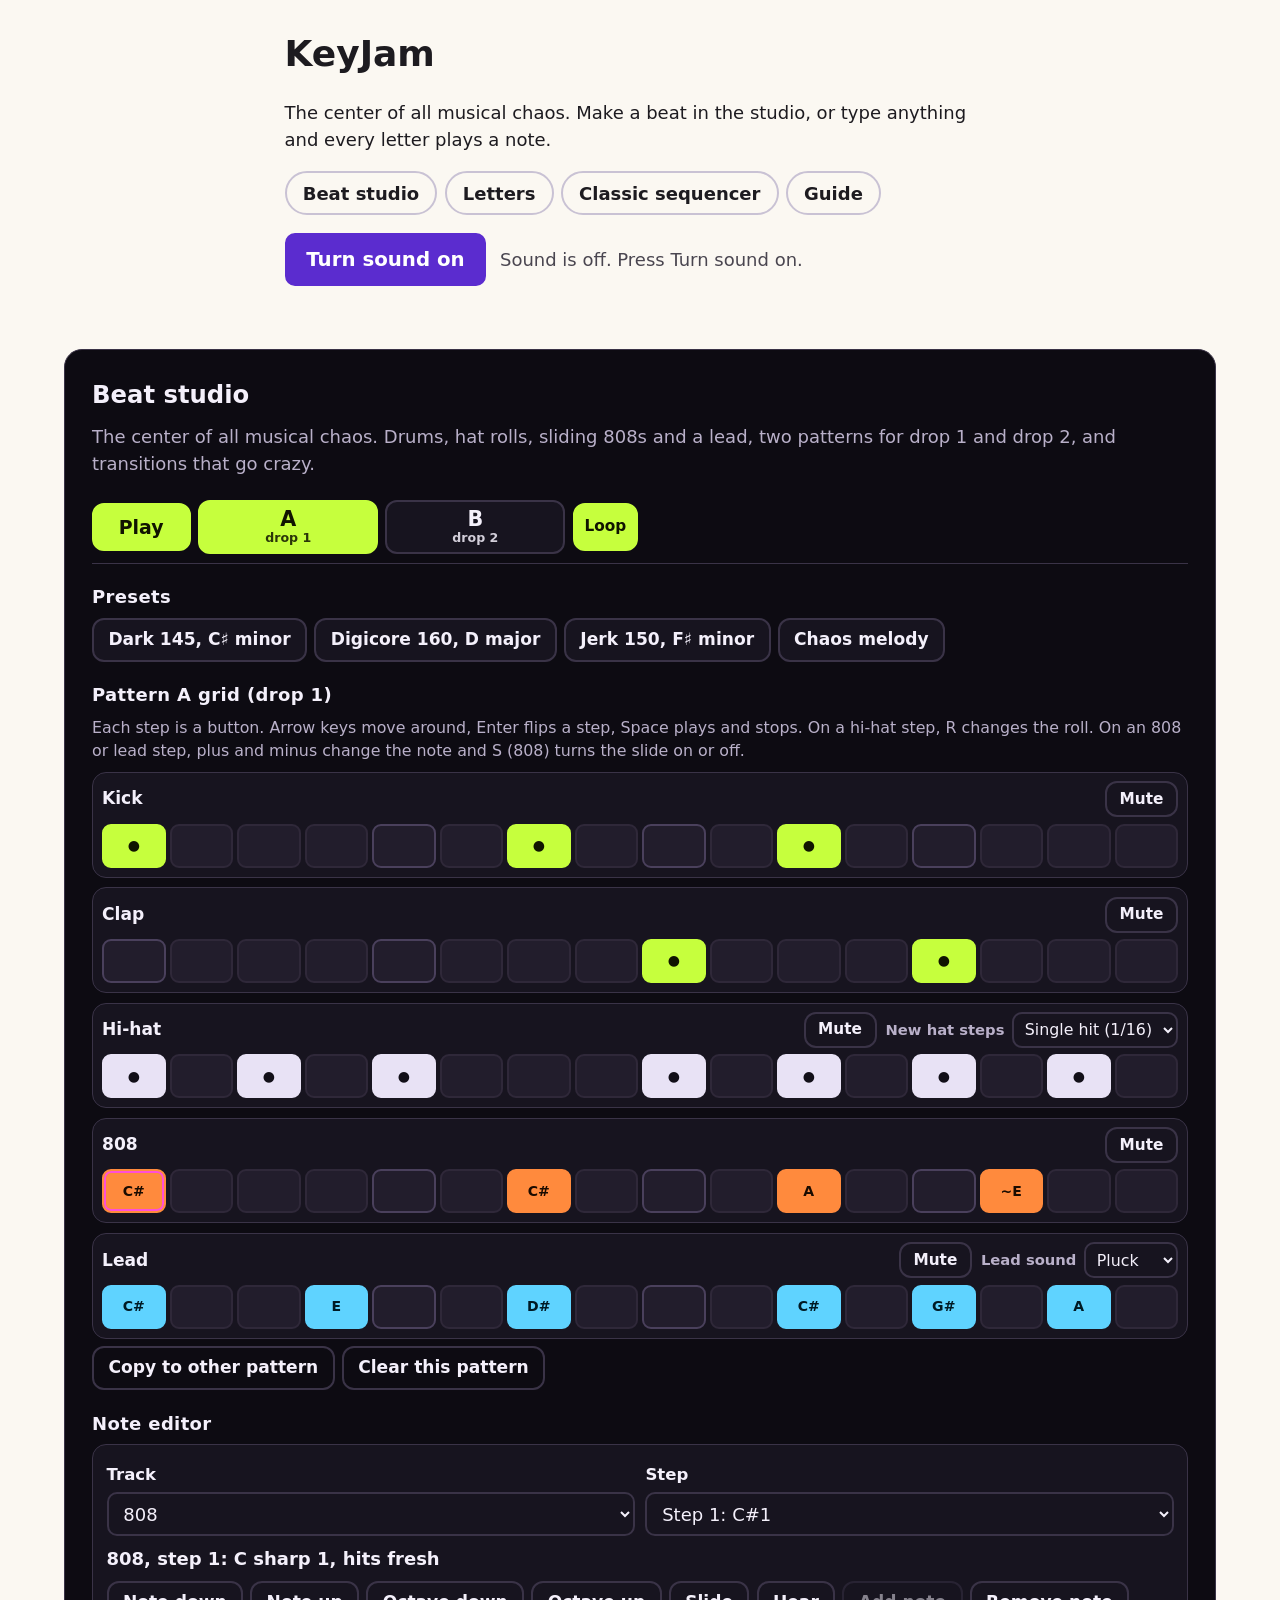
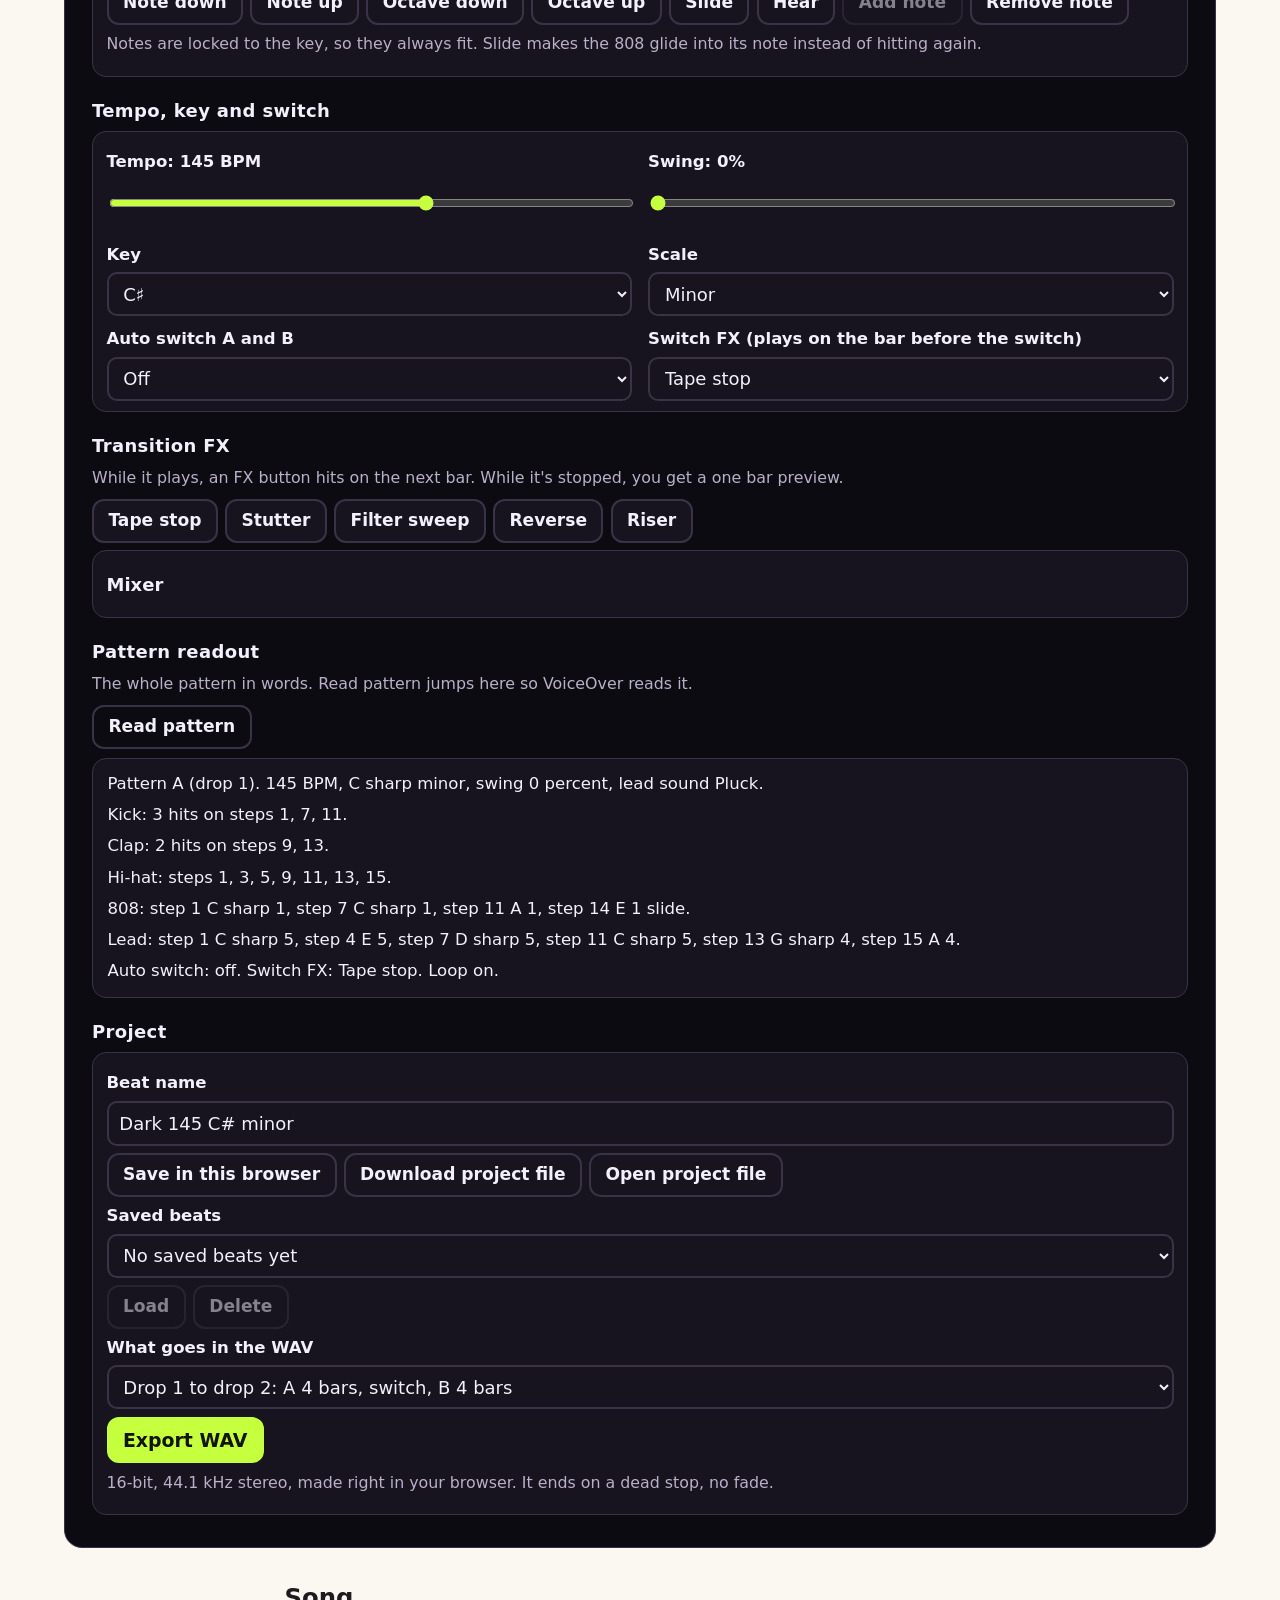
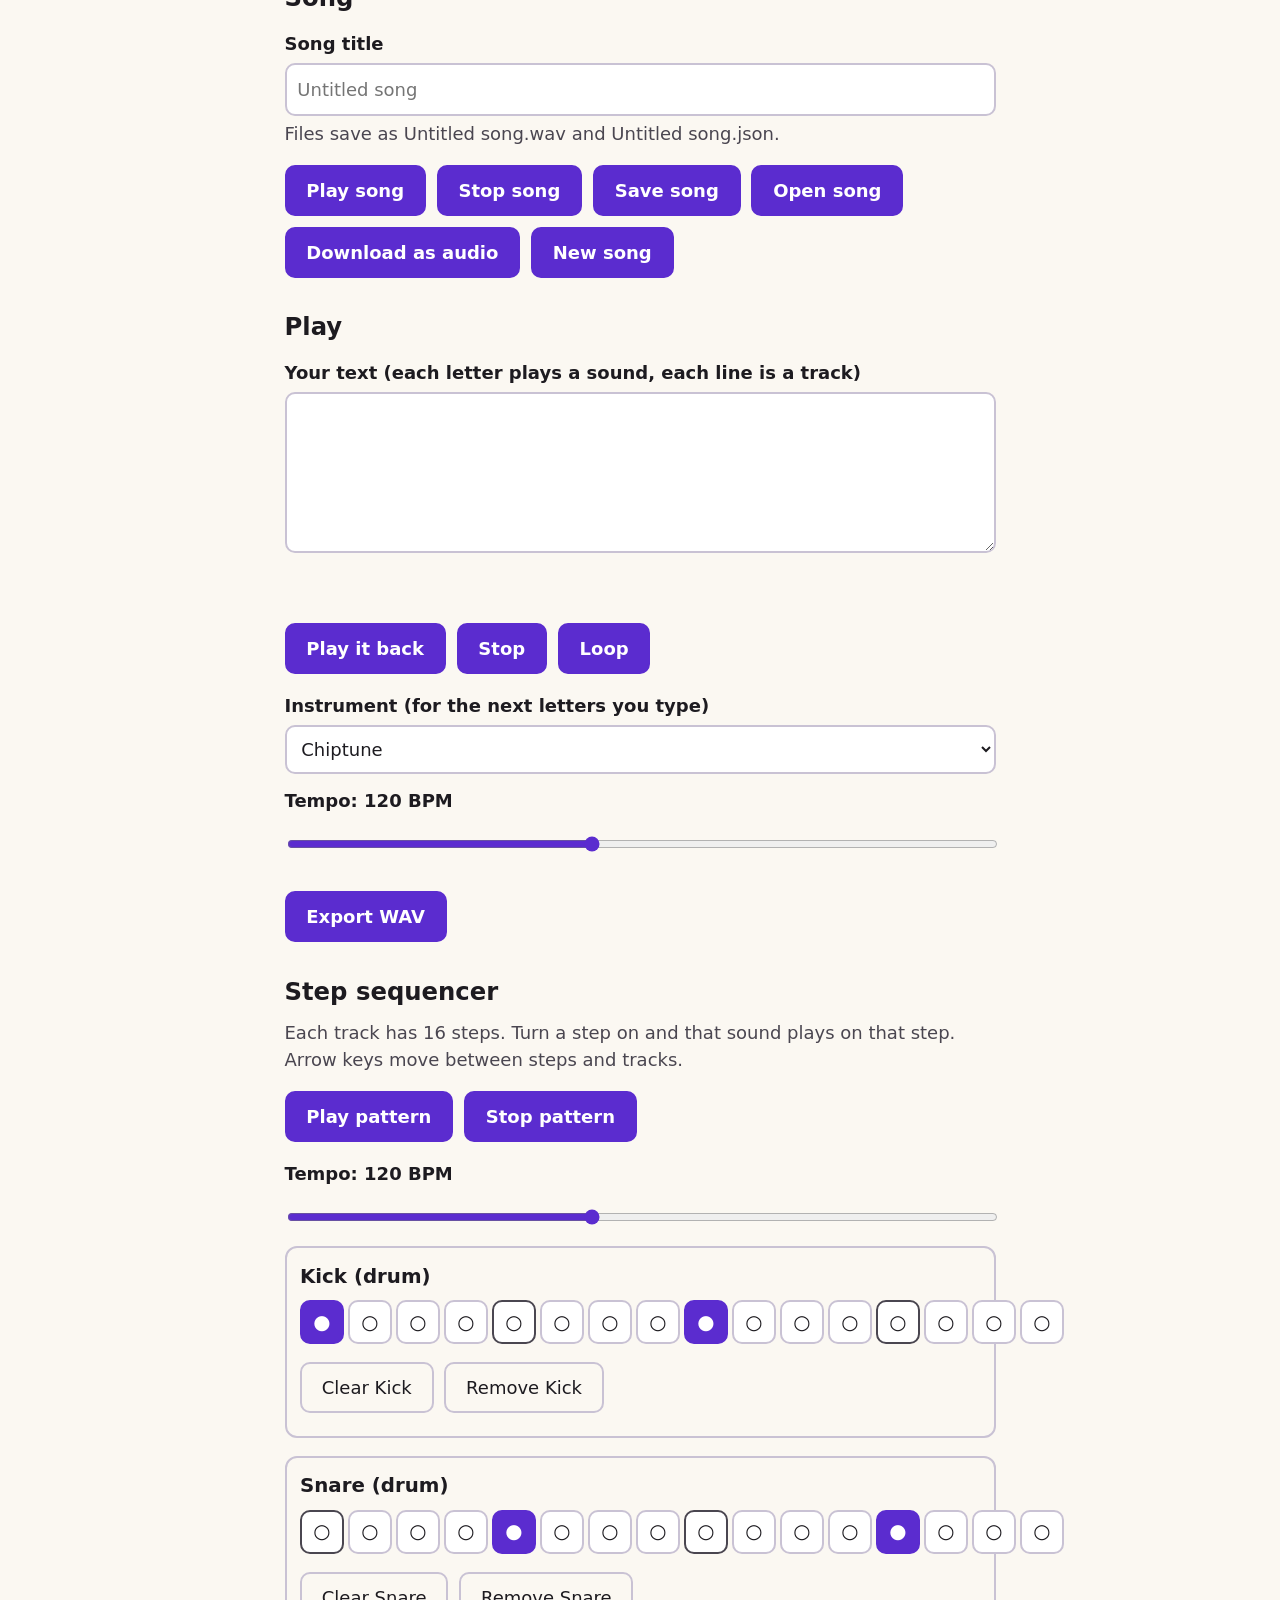
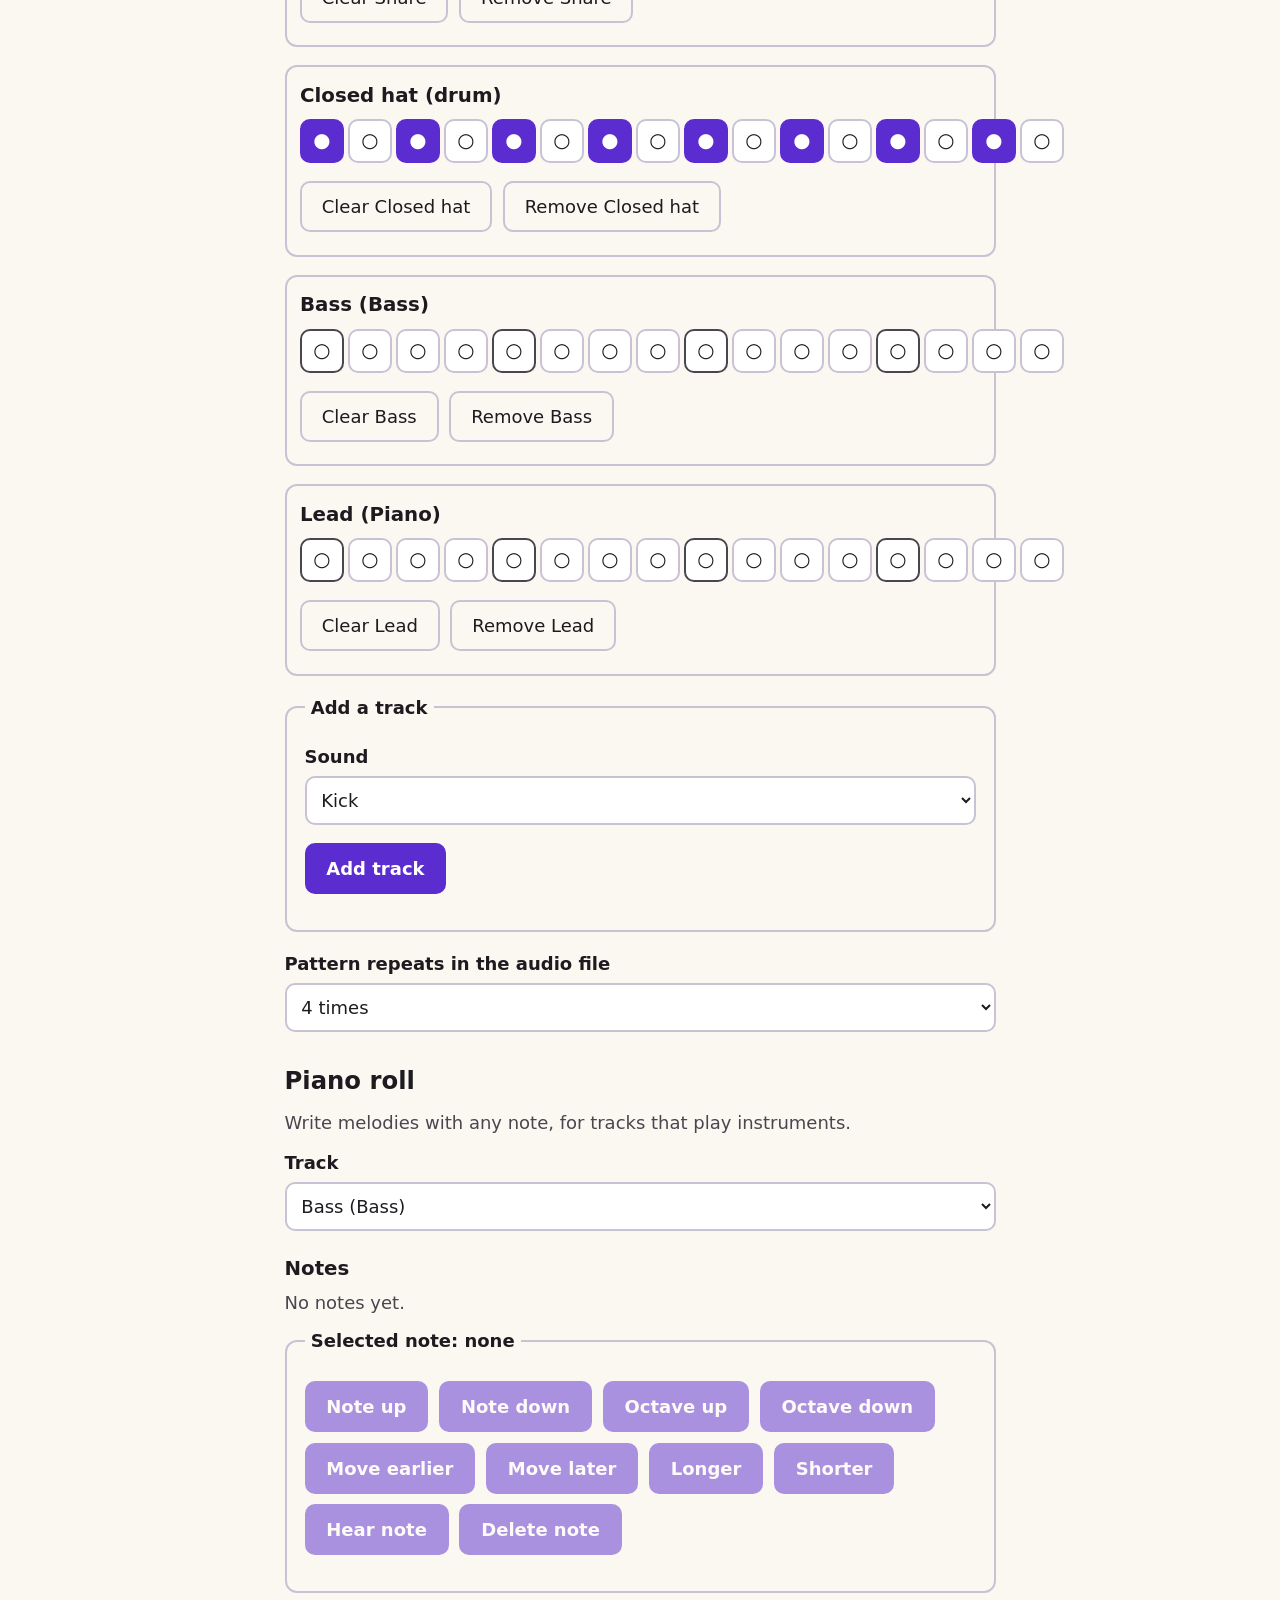
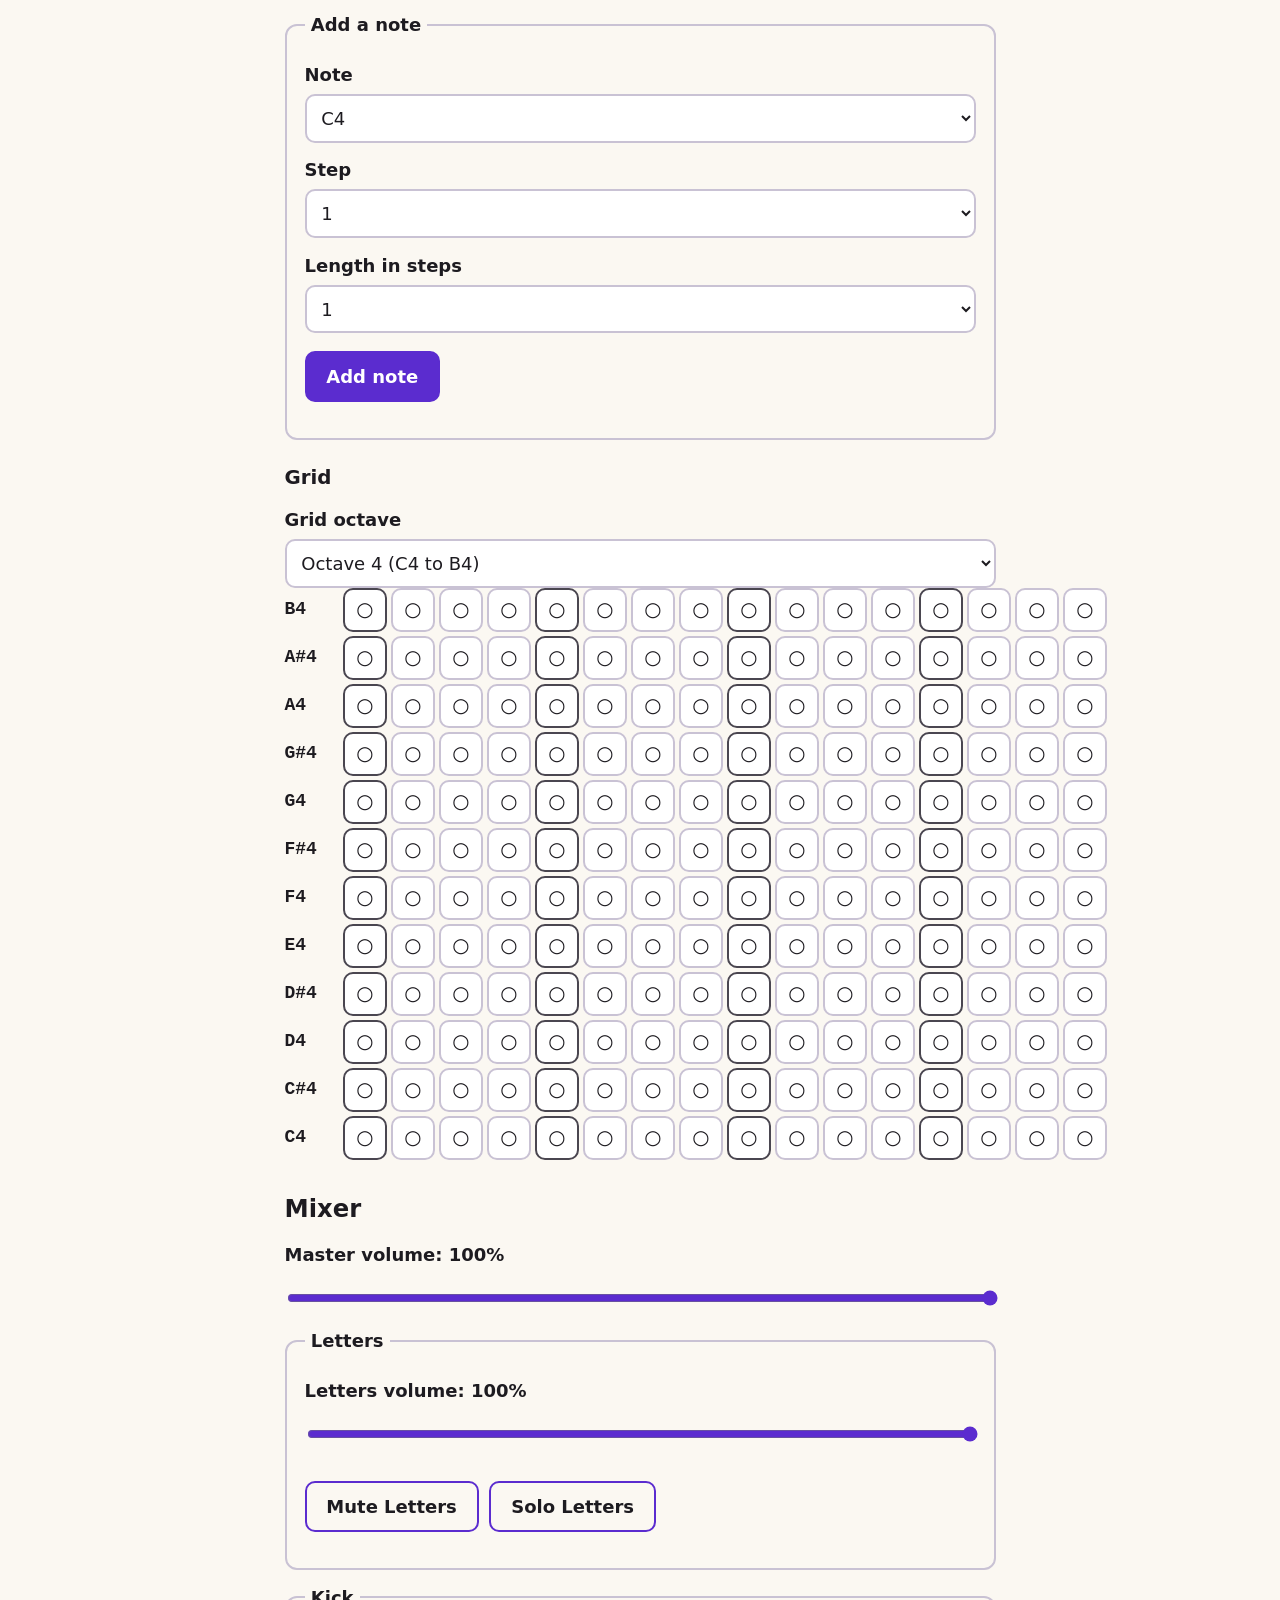
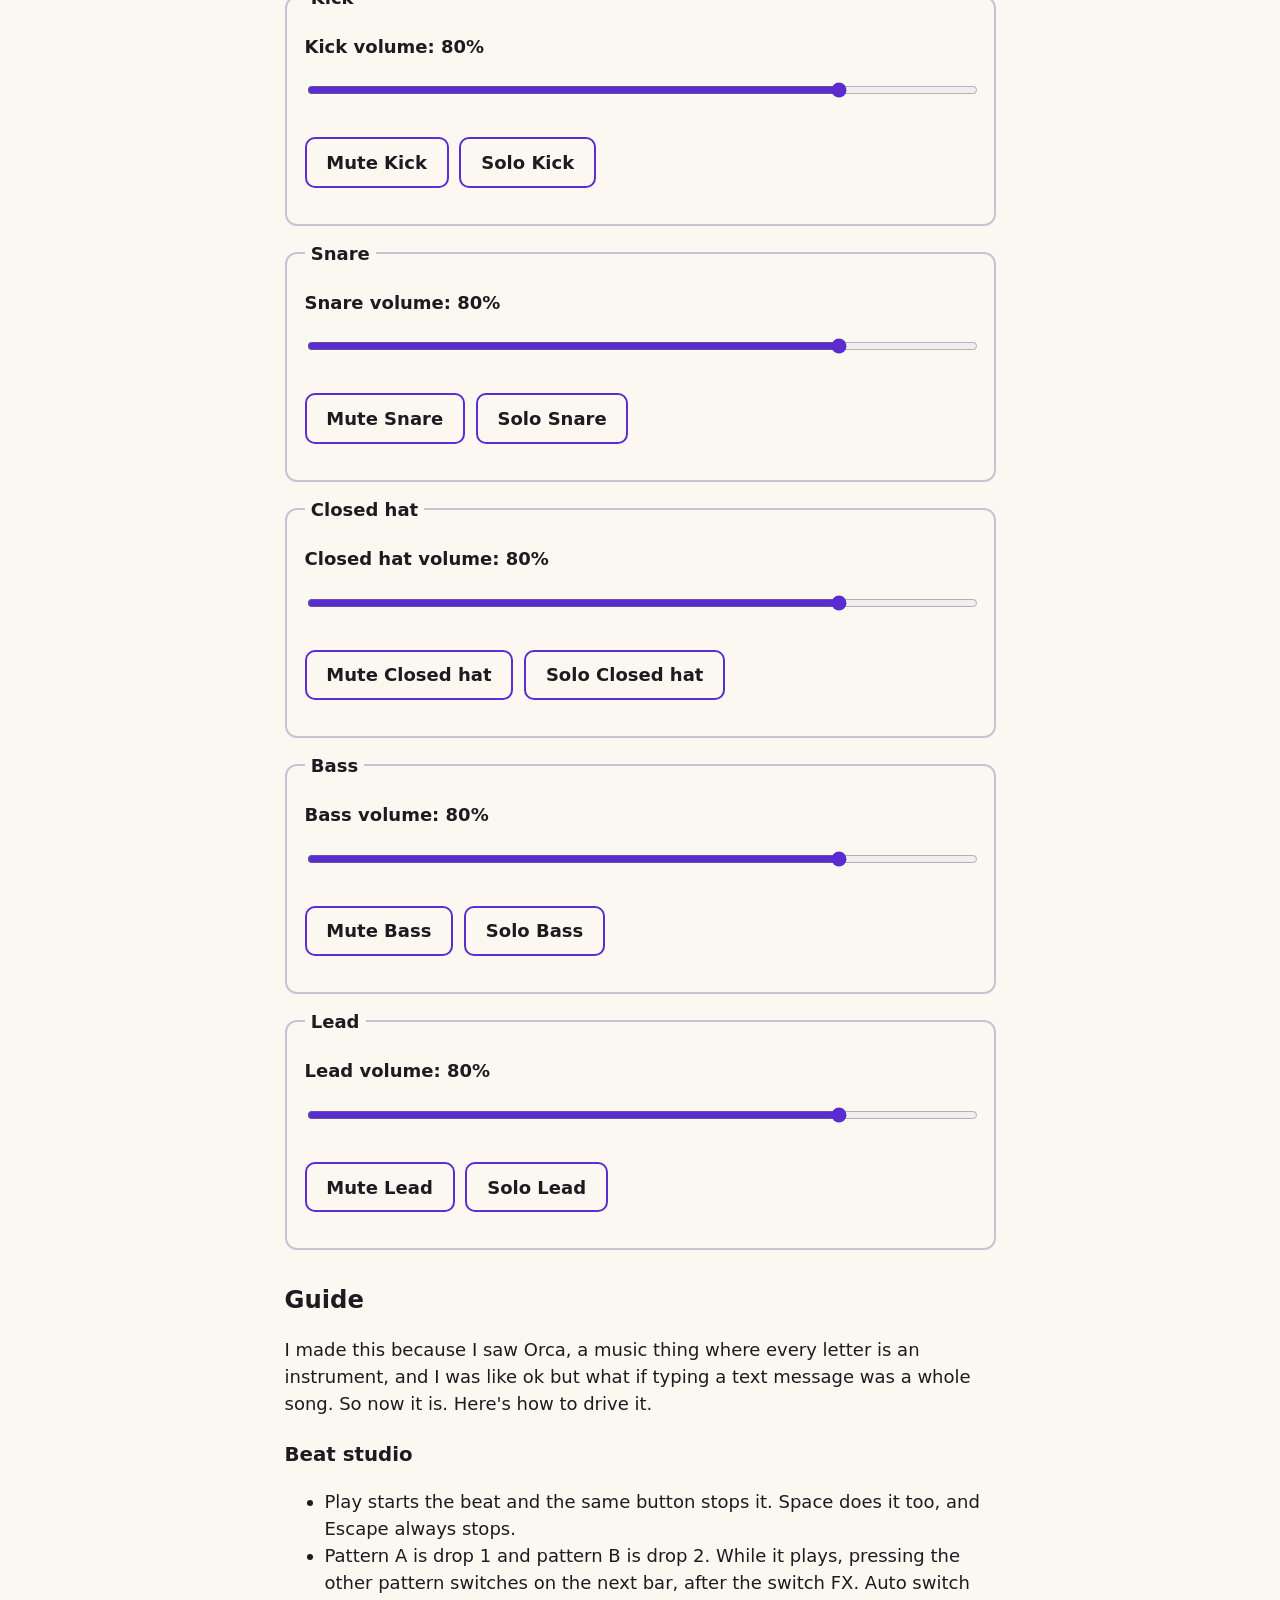
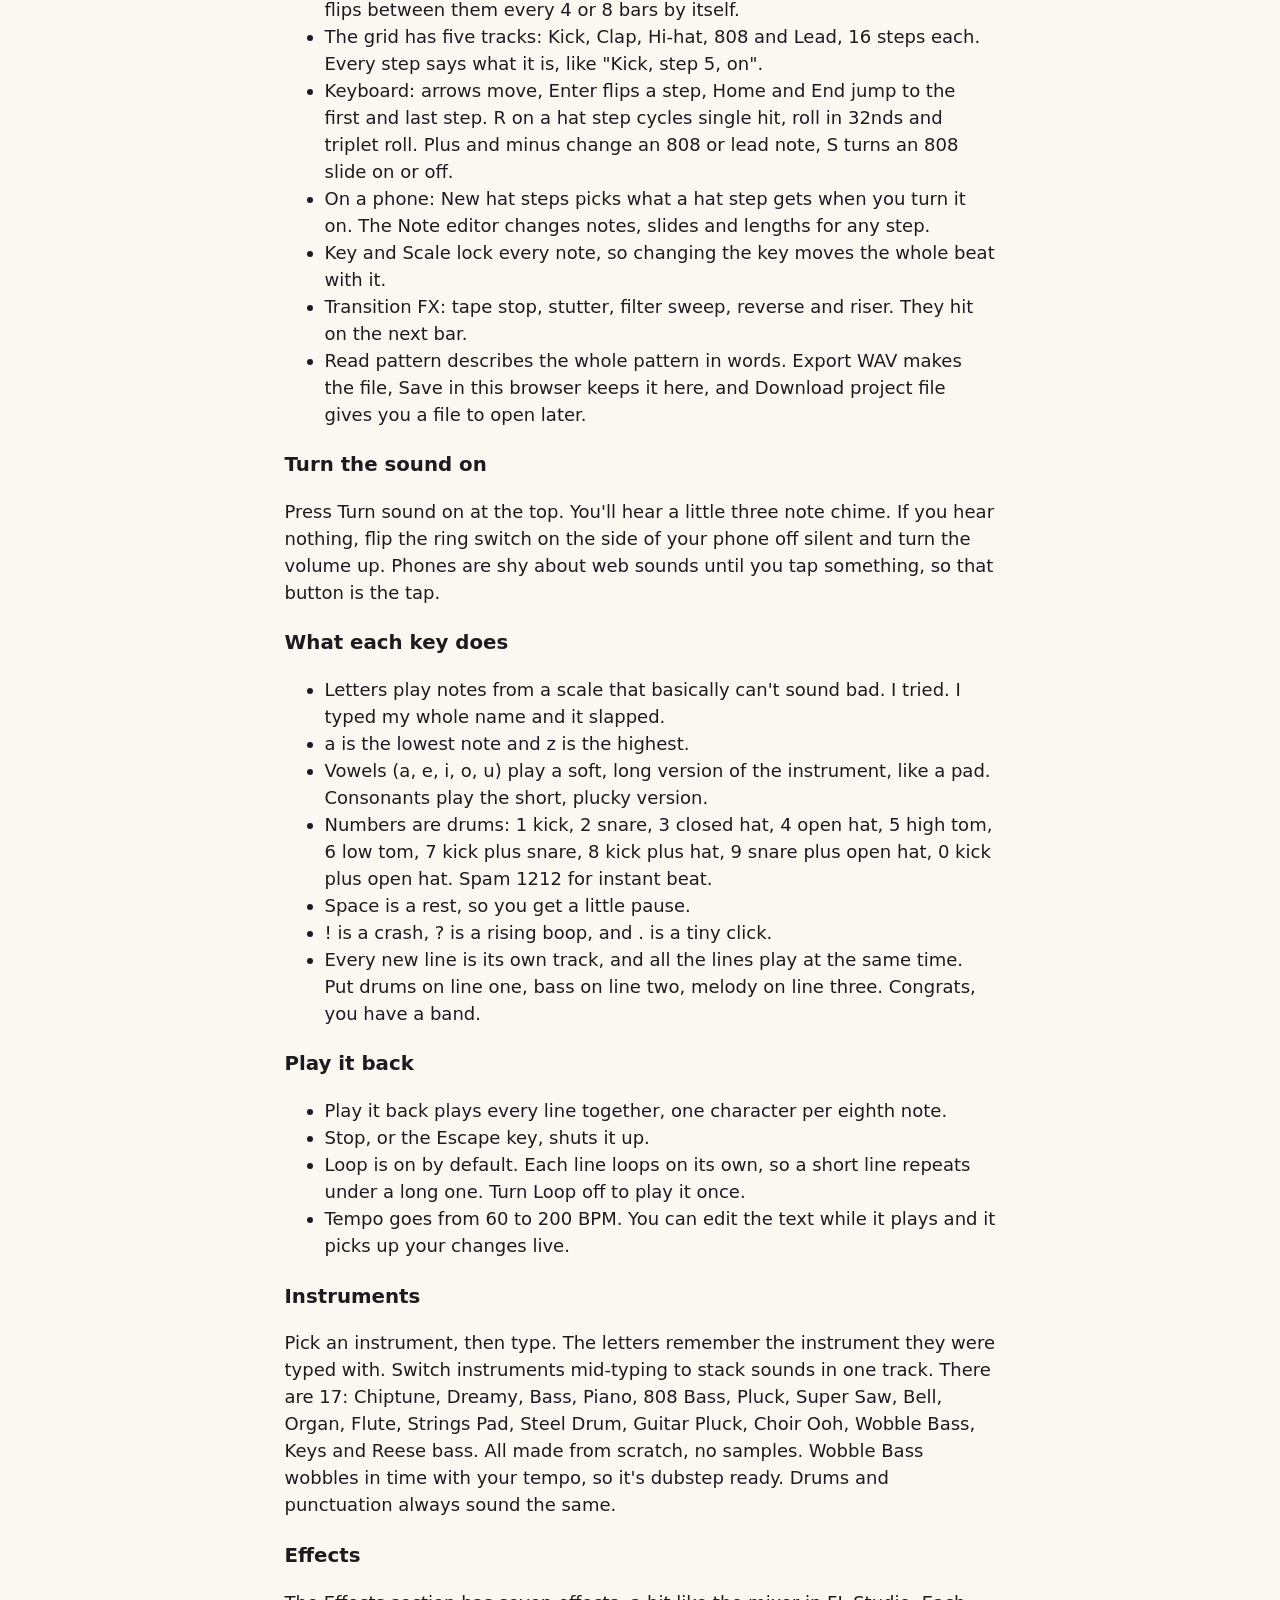
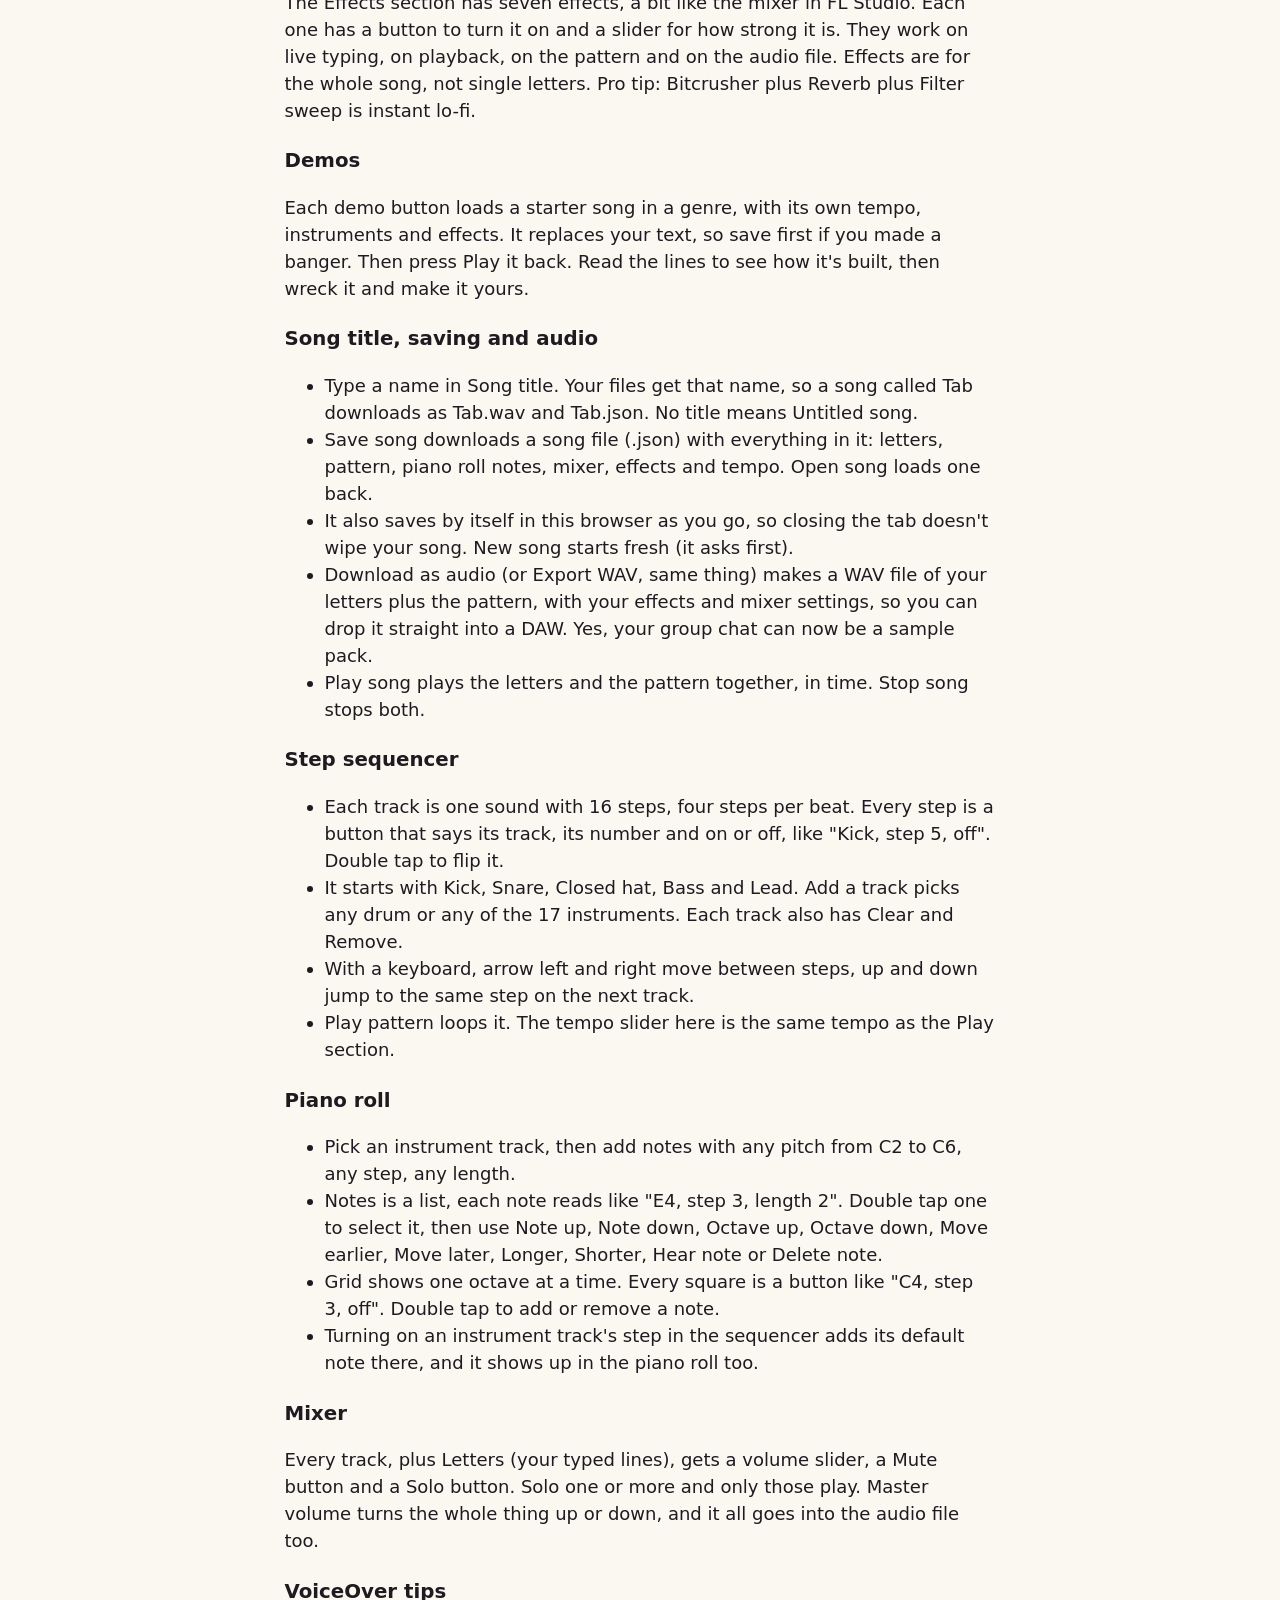
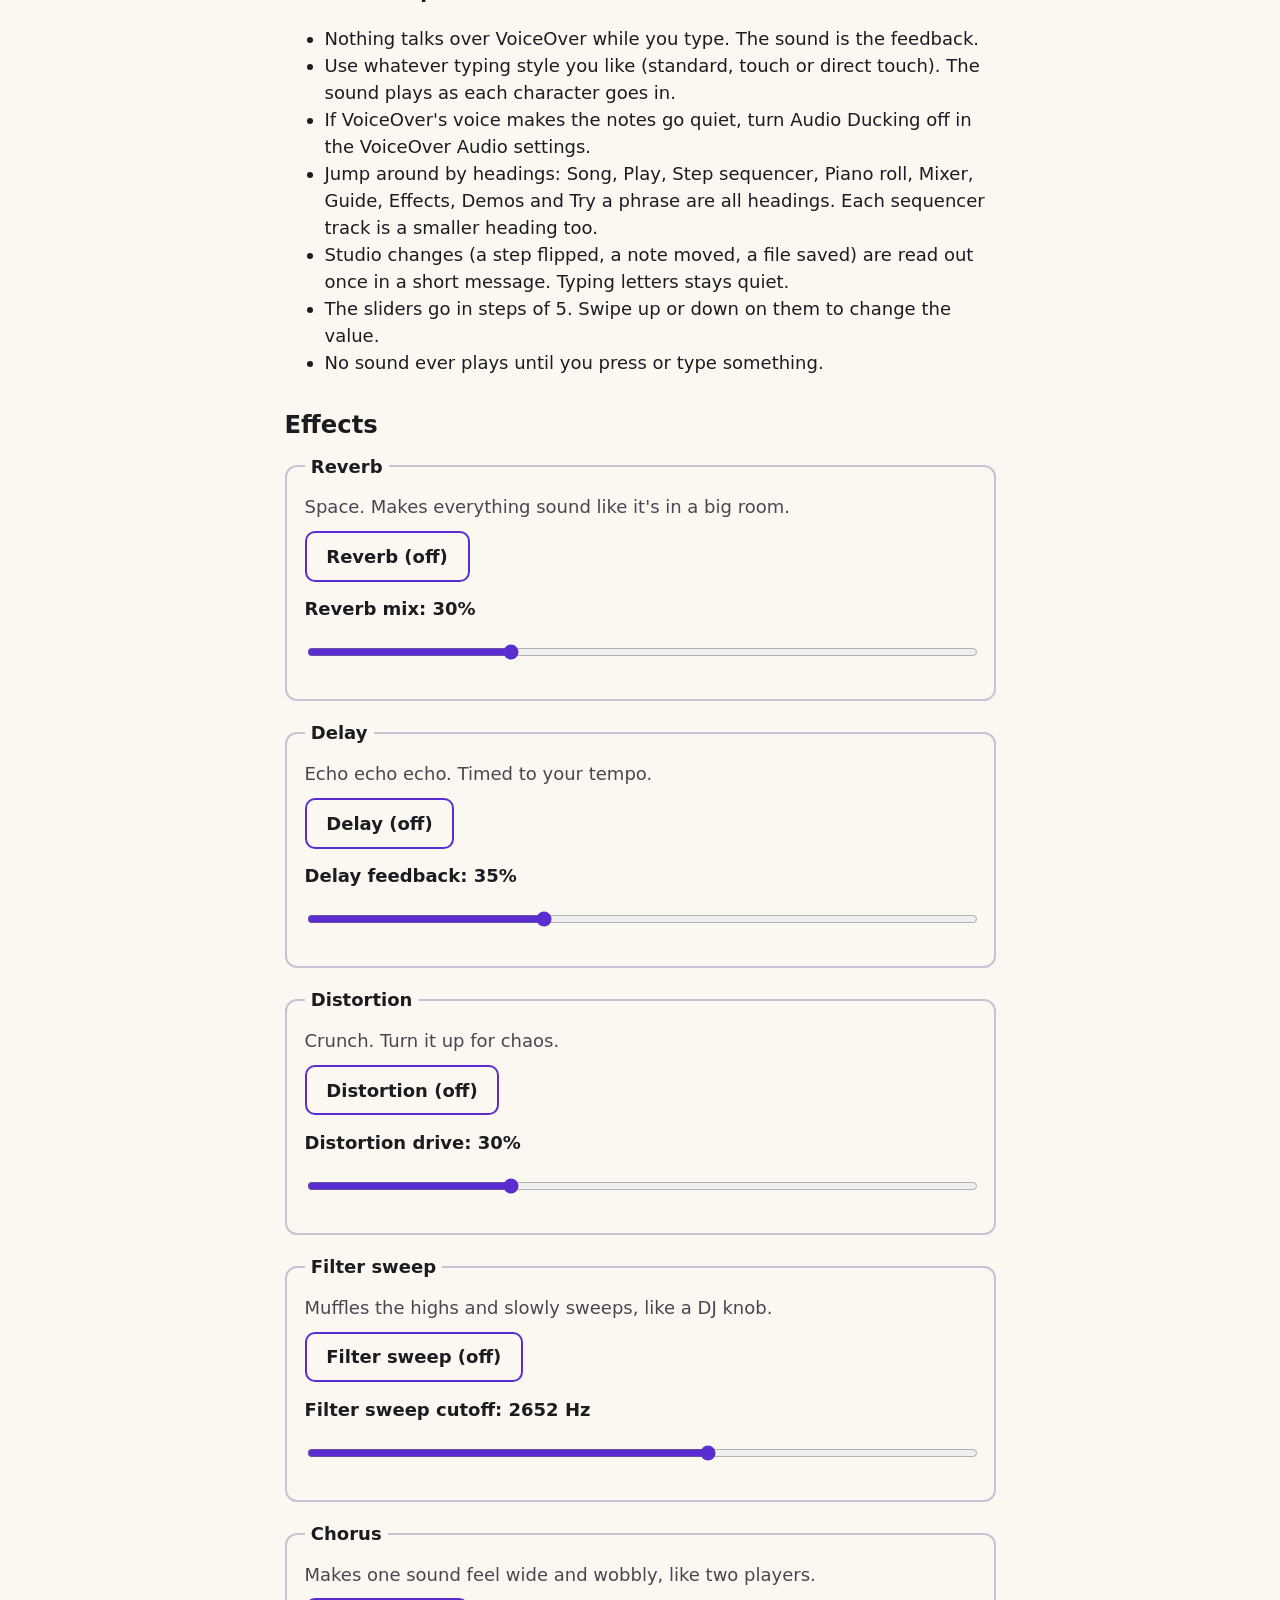
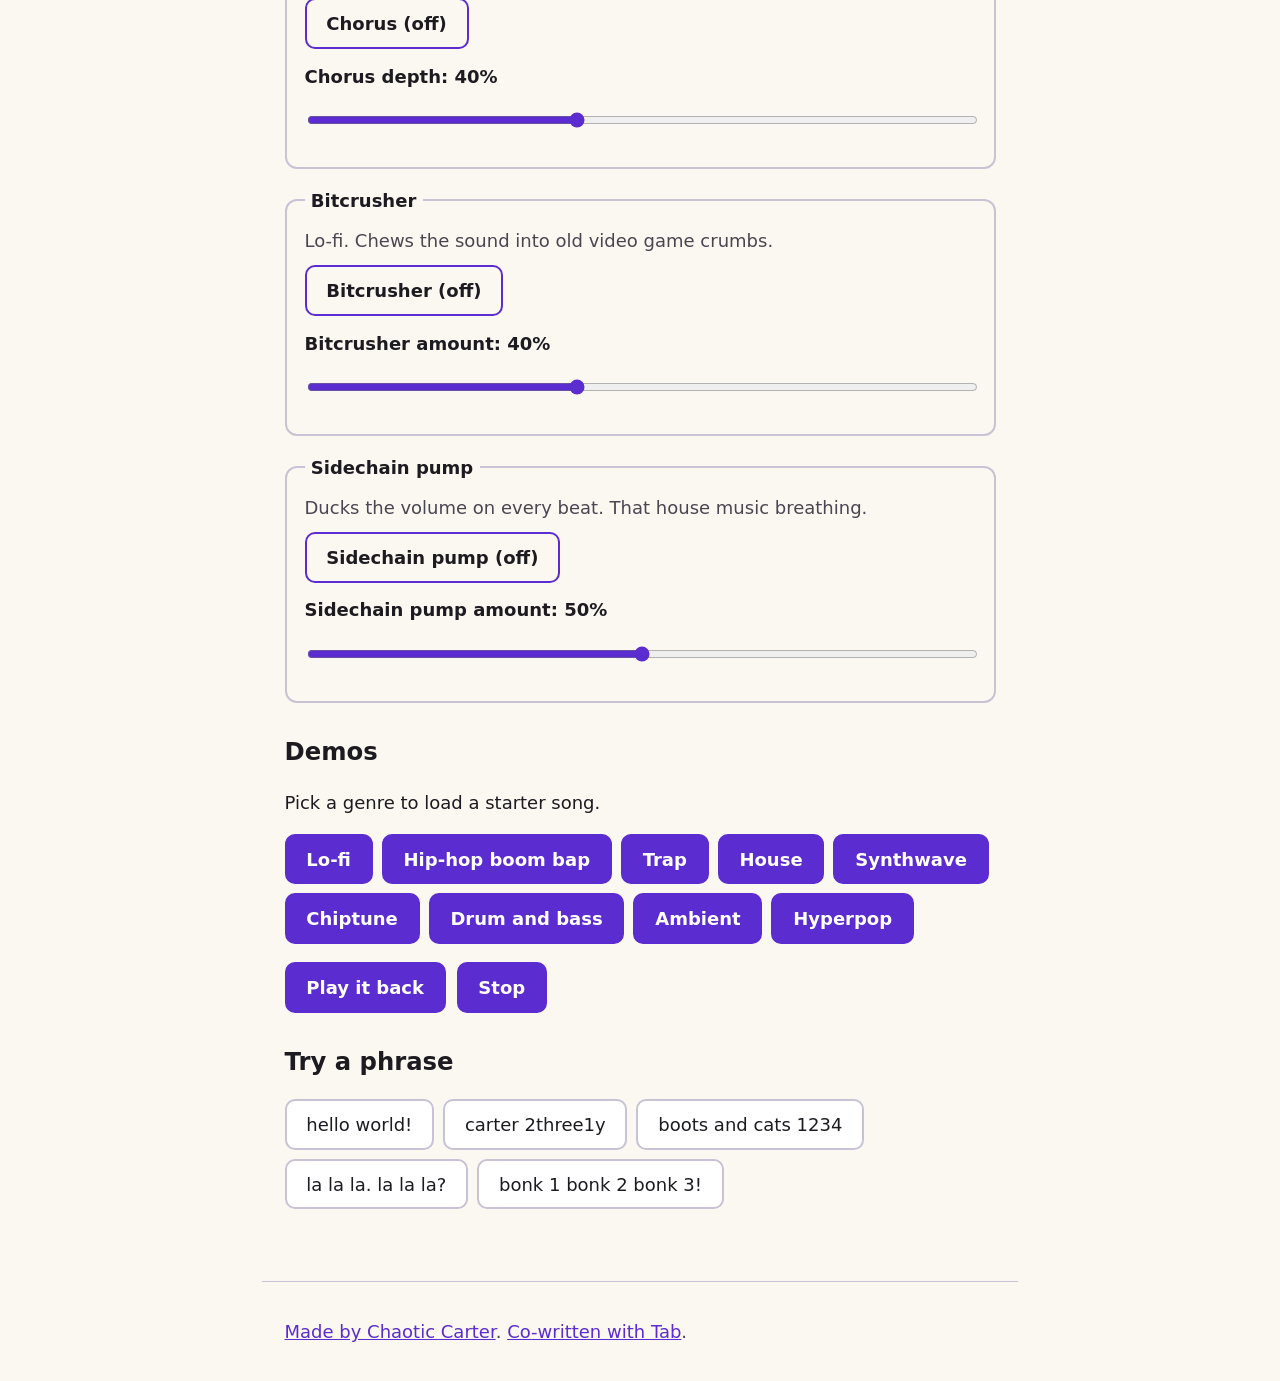
<file: index.html>
<!doctype html>
<html lang="en-US">
<head>
<meta charset="utf-8">
<meta name="viewport" content="width=device-width, initial-scale=1">
<meta name="color-scheme" content="light dark">
<title>KeyJam: beat studio</title>
<meta name="description" content="KeyJam by Chaotic Carter: a beat studio that works with VoiceOver. Drums, hat rolls, sliding 808s, transition FX and WAV export, plus type-a-song letters.">
<meta name="theme-color" content="#0d0b12">
<meta property="og:type" content="website">
<meta property="og:url" content="https://2three1y.github.io/letterorchestra/">
<meta property="og:site_name" content="KeyJam">
<meta property="og:title" content="KeyJam: the center of all musical chaos">
<meta property="og:description" content="A beat studio you can use with VoiceOver: drums, hat rolls, sliding 808s, transition FX, WAV export. Plus every letter you type plays a note.">
<meta name="twitter:card" content="summary">
<link rel="icon" href="data:image/svg+xml,%3Csvg xmlns=%22http://www.w3.org/2000/svg%22 viewBox=%220 0 100 100%22%3E%3Ctext y=%22.9em%22 font-size=%2290%22%3E%F0%9F%8E%B9%3C/text%3E%3C/svg%3E">
<link rel="stylesheet" href="style.css">
</head>
<body>
<a class="skip" href="#studio-h">Skip to beat studio</a>
<main>
  <h1>KeyJam</h1>
  <p class="intro">The center of all musical chaos. Make a beat in the studio, or type anything and every letter plays a note.</p>
  <nav aria-label="Modes" class="modes">
    <ul>
      <li><a href="#studio-h">Beat studio</a></li>
      <li><a href="#play-h">Letters</a></li>
      <li><a href="#seq-h">Classic sequencer</a></li>
      <li><a href="#guide-h">Guide</a></li>
    </ul>
  </nav>

  <div class="sound">
    <button type="button" id="sound-on">Turn sound on</button>
    <p id="sound-status" class="status">Sound is off. Press Turn sound on.</p>
  </div>
  <p id="studio-status" class="status live" role="status"></p>

  <section id="studio" class="studio" aria-labelledby="studio-h">
    <h2 id="studio-h" tabindex="-1">Beat studio</h2>
    <p class="bs-tag">The center of all musical chaos. Drums, hat rolls, sliding 808s and a lead, two patterns for drop 1 and drop 2, and transitions that go crazy.</p>

    <div class="bs-transport" role="group" aria-label="Transport">
      <button type="button" id="bs-play" class="bs-big">Play</button>
      <button type="button" id="bs-pat-A" class="bs-pat" aria-pressed="true" aria-label="Pattern A, drop 1">A<span class="bs-sub">drop 1</span></button>
      <button type="button" id="bs-pat-B" class="bs-pat" aria-pressed="false" aria-label="Pattern B, drop 2">B<span class="bs-sub">drop 2</span></button>
      <button type="button" id="bs-loop" class="bs-mini" aria-pressed="true">Loop</button>
    </div>

    <h3 id="bs-presets-h">Presets</h3>
    <div class="bs-chips">
      <button type="button" data-preset="dark">Dark 145, C&#9839; minor</button>
      <button type="button" data-preset="digicore">Digicore 160, D major</button>
      <button type="button" data-preset="jerk">Jerk 150, F&#9839; minor</button>
      <button type="button" id="bs-chaos">Chaos melody</button>
    </div>

    <h3 id="bs-grid-h">Pattern A grid (drop 1)</h3>
    <p class="bs-hint">Each step is a button. Arrow keys move around, Enter flips a step, Space plays and stops. On a hi-hat step, R changes the roll. On an 808 or lead step, plus and minus change the note and S (808) turns the slide on or off.</p>
    <div id="bs-grid" class="bs-grid"></div>
    <div id="bs-hatbrush-wrap" class="bs-inline">
      <label for="bs-hatbrush">New hat steps</label>
      <select id="bs-hatbrush"><option value="1">Single hit (1/16)</option><option value="2">Roll in 32nds</option><option value="3">Triplet roll</option></select>
    </div>
    <div id="bs-lead-wrap" class="bs-inline">
      <label for="bs-lead">Lead sound</label>
      <select id="bs-lead"><option value="saw">Saw</option><option value="square">Square</option><option value="pluck">Pluck</option></select>
    </div>
    <div class="bs-chips">
      <button type="button" id="bs-copy" class="bs-ghost">Copy to other pattern</button>
      <button type="button" id="bs-clear" class="bs-ghost">Clear this pattern</button>
    </div>

    <h3 id="bs-ed-h">Note editor</h3>
    <div class="bs-card">
      <div class="bs-two">
        <div><label for="bs-ed-track">Track</label>
          <select id="bs-ed-track"><option value="b808">808</option><option value="lead">Lead</option></select></div>
        <div><label for="bs-ed-step">Step</label><select id="bs-ed-step"></select></div>
      </div>
      <p id="bs-ed-desc" class="bs-desc"></p>
      <div class="bs-chips">
        <button type="button" id="bs-ed-down">Note down</button>
        <button type="button" id="bs-ed-up">Note up</button>
        <button type="button" id="bs-ed-octdown">Octave down</button>
        <button type="button" id="bs-ed-octup">Octave up</button>
        <button type="button" id="bs-ed-slide" aria-pressed="false">Slide</button>
        <button type="button" id="bs-ed-shorter">Shorter</button>
        <button type="button" id="bs-ed-longer">Longer</button>
        <button type="button" id="bs-ed-hear">Hear</button>
        <button type="button" id="bs-ed-add">Add note</button>
        <button type="button" id="bs-ed-del" class="bs-ghost">Remove note</button>
      </div>
      <p class="bs-hint">Notes are locked to the key, so they always fit. Slide makes the 808 glide into its note instead of hitting again.</p>
    </div>

    <h3 id="bs-groove-h">Tempo, key and switch</h3>
    <div class="bs-card bs-settings">
      <div><label for="bs-bpm">Tempo: <span id="bs-bpm-val">145</span> BPM</label>
        <input type="range" id="bs-bpm" min="60" max="200" step="1" value="145"></div>
      <div><label for="bs-swing">Swing: <span id="bs-swing-val">0</span>%</label>
        <input type="range" id="bs-swing" min="0" max="60" step="1" value="0"></div>
      <div><label for="bs-root">Key</label>
        <select id="bs-root"><option value="0">C</option><option value="1">C&#9839;</option><option value="2">D</option><option value="3">D&#9839;</option><option value="4">E</option><option value="5">F</option><option value="6">F&#9839;</option><option value="7">G</option><option value="8">G&#9839;</option><option value="9">A</option><option value="10">A&#9839;</option><option value="11">B</option></select></div>
      <div><label for="bs-scale">Scale</label>
        <select id="bs-scale"><option value="minor">Minor</option><option value="major">Major</option></select></div>
      <div><label for="bs-chain">Auto switch A and B</label>
        <select id="bs-chain"><option value="0">Off</option><option value="4">Every 4 bars</option><option value="8">Every 8 bars</option></select></div>
      <div><label for="bs-switchfx">Switch FX (plays on the bar before the switch)</label>
        <select id="bs-switchfx"><option value="none">None, hard cut</option><option value="tape">Tape stop</option><option value="stutter">Stutter</option><option value="filter">Filter sweep</option><option value="reverse">Reverse</option><option value="riser">Riser</option></select></div>
    </div>

    <h3 id="bs-fx-h">Transition FX</h3>
    <p class="bs-hint">While it plays, an FX button hits on the next bar. While it's stopped, you get a one bar preview.</p>
    <div class="bs-chips bs-fx">
      <button type="button" data-fx="tape">Tape stop</button>
      <button type="button" data-fx="stutter">Stutter</button>
      <button type="button" data-fx="filter">Filter sweep</button>
      <button type="button" data-fx="reverse">Reverse</button>
      <button type="button" data-fx="riser">Riser</button>
    </div>

    <details class="bs-card bs-mix">
      <summary>Mixer</summary>
      <div class="bs-settings">
        <div><label for="bs-vol-kick">Kick: <span id="bs-vol-kick-val">100</span>%</label><input type="range" id="bs-vol-kick" min="0" max="100" step="5" value="100"></div>
        <div><label for="bs-vol-clap">Clap: <span id="bs-vol-clap-val">100</span>%</label><input type="range" id="bs-vol-clap" min="0" max="100" step="5" value="100"></div>
        <div><label for="bs-vol-hat">Hi-hat: <span id="bs-vol-hat-val">100</span>%</label><input type="range" id="bs-vol-hat" min="0" max="100" step="5" value="100"></div>
        <div><label for="bs-vol-b808">808: <span id="bs-vol-b808-val">100</span>%</label><input type="range" id="bs-vol-b808" min="0" max="100" step="5" value="100"></div>
        <div><label for="bs-vol-lead">Lead: <span id="bs-vol-lead-val">100</span>%</label><input type="range" id="bs-vol-lead" min="0" max="100" step="5" value="100"></div>
      </div>
    </details>

    <h3 id="bs-readout-h">Pattern readout</h3>
    <p class="bs-hint">The whole pattern in words. Read pattern jumps here so VoiceOver reads it.</p>
    <button type="button" id="bs-read" class="bs-ghost">Read pattern</button>
    <div id="bs-readout" class="bs-readout" tabindex="-1" aria-labelledby="bs-readout-h"></div>

    <h3 id="bs-project-h">Project</h3>
    <div class="bs-card">
      <label for="bs-name">Beat name</label>
      <input type="text" id="bs-name" autocomplete="off" spellcheck="false" maxlength="80">
      <div class="bs-chips">
        <button type="button" id="bs-save">Save in this browser</button>
        <button type="button" id="bs-download" class="bs-ghost">Download project file</button>
        <button type="button" id="bs-open" class="bs-ghost">Open project file</button>
      </div>
      <input type="file" id="bs-file" class="visually-hidden" accept=".json,application/json" tabindex="-1" aria-hidden="true">
      <label for="bs-lib">Saved beats</label>
      <select id="bs-lib"></select>
      <div class="bs-chips">
        <button type="button" id="bs-lib-load">Load</button>
        <button type="button" id="bs-lib-del" class="bs-ghost">Delete</button>
      </div>
      <label for="bs-export-mode">What goes in the WAV</label>
      <select id="bs-export-mode"><option value="ab4">Drop 1 to drop 2: A 4 bars, switch, B 4 bars</option><option value="ab8">Long: A 8 bars, switch, B 8 bars</option><option value="cur4">This pattern, 4 bars</option></select>
      <div class="bs-chips"><button type="button" id="bs-export" class="bs-big">Export WAV</button></div>
      <p class="bs-hint">16-bit, 44.1 kHz stereo, made right in your browser. It ends on a dead stop, no fade.</p>
    </div>
  </section>

  <section aria-labelledby="song-h">
    <h2 id="song-h">Song</h2>
    <label for="song-title">Song title</label>
    <input type="text" id="song-title" autocomplete="off" autocapitalize="words" spellcheck="false" placeholder="Untitled song">
    <p class="hint" id="song-file-hint">Files save as <span id="song-file-name">Untitled song</span>.</p>
    <div class="row">
      <button type="button" id="song-play">Play song</button>
      <button type="button" id="song-stop">Stop song</button>
      <button type="button" id="song-save">Save song</button>
      <button type="button" id="song-open">Open song</button>
      <button type="button" id="song-audio">Download as audio</button>
      <button type="button" id="song-new">New song</button>
    </div>
    <input type="file" id="song-file" class="visually-hidden" accept=".json,application/json" tabindex="-1" aria-hidden="true">
  </section>

  <section aria-labelledby="play-h">
    <h2 id="play-h">Play</h2>
    <label for="text">Your text (each letter plays a sound, each line is a track)</label>
    <textarea id="text" rows="5" autocomplete="off" autocorrect="off" autocapitalize="off" spellcheck="false"></textarea>
    <div id="preview" class="preview" aria-hidden="true"></div>

    <div class="row">
      <button type="button" id="play" class="play">Play it back</button>
      <button type="button" id="stop" class="stop">Stop</button>
      <button type="button" id="loop" aria-pressed="true">Loop</button>
    </div>

    <div class="field">
      <label for="instrument">Instrument (for the next letters you type)</label>
      <select id="instrument">
        <option value="chiptune">Chiptune</option>
        <option value="dreamy">Dreamy</option>
        <option value="bass">Bass</option>
        <option value="piano">Piano</option>
        <option value="808">808 Bass</option>
        <option value="pluck">Pluck</option>
        <option value="supersaw">Super Saw</option>
        <option value="bell">Bell</option>
        <option value="organ">Organ</option>
        <option value="flute">Flute</option>
        <option value="strings">Strings Pad</option>
        <option value="steel">Steel Drum</option>
        <option value="guitar">Guitar Pluck</option>
        <option value="choir">Choir Ooh</option>
        <option value="wobble">Wobble Bass</option>
        <option value="keys">Keys</option>
        <option value="reese">Reese bass</option>
      </select>
    </div>

    <div class="field">
      <label for="tempo">Tempo: <span id="tempo-val">120</span> BPM</label>
      <input type="range" id="tempo" min="60" max="200" step="5" value="120">
    </div>

    <div class="row export">
      <button type="button" id="export">Export WAV</button>
      <p id="export-status" class="status"></p>
    </div>
  </section>

  <section aria-labelledby="seq-h">
    <h2 id="seq-h">Step sequencer</h2>
    <p class="hint">Each track has 16 steps. Turn a step on and that sound plays on that step. Arrow keys move between steps and tracks.</p>
    <div class="row">
      <button type="button" id="seq-play">Play pattern</button>
      <button type="button" id="seq-stop">Stop pattern</button>
    </div>
    <div class="field">
      <label for="seq-tempo">Tempo: <span id="seq-tempo-val">120</span> BPM</label>
      <input type="range" id="seq-tempo" min="60" max="200" step="5" value="120">
    </div>
    <ul id="seq-tracks" class="seq-tracks"></ul>
    <fieldset class="fx">
      <legend>Add a track</legend>
      <label for="seq-add-sound">Sound</label>
      <select id="seq-add-sound"></select>
      <div class="row"><button type="button" id="seq-add">Add track</button></div>
    </fieldset>
    <div class="field">
      <label for="seq-repeats">Pattern repeats in the audio file</label>
      <select id="seq-repeats">
        <option value="1">1 time</option><option value="2">2 times</option><option value="4" selected>4 times</option><option value="8">8 times</option><option value="16">16 times</option>
      </select>
    </div>
  </section>

  <section aria-labelledby="roll-h">
    <h2 id="roll-h">Piano roll</h2>
    <p class="hint">Write melodies with any note, for tracks that play instruments.</p>
    <label for="roll-track">Track</label>
    <select id="roll-track"></select>
    <h3 id="roll-notes-h">Notes</h3>
    <ul id="roll-notes" class="roll-notes" aria-labelledby="roll-notes-h"></ul>
    <p id="roll-empty" class="hint">No notes yet.</p>
    <fieldset class="fx" id="roll-edit">
      <legend id="roll-edit-legend">Selected note: none</legend>
      <div class="row roll-tools">
        <button type="button" data-act="up">Note up</button>
        <button type="button" data-act="down">Note down</button>
        <button type="button" data-act="oct-up">Octave up</button>
        <button type="button" data-act="oct-down">Octave down</button>
        <button type="button" data-act="left">Move earlier</button>
        <button type="button" data-act="right">Move later</button>
        <button type="button" data-act="longer">Longer</button>
        <button type="button" data-act="shorter">Shorter</button>
        <button type="button" data-act="hear">Hear note</button>
        <button type="button" data-act="delete">Delete note</button>
      </div>
    </fieldset>
    <fieldset class="fx">
      <legend>Add a note</legend>
      <label for="roll-add-pitch">Note</label>
      <select id="roll-add-pitch"></select>
      <label for="roll-add-step">Step</label>
      <select id="roll-add-step"></select>
      <label for="roll-add-len">Length in steps</label>
      <select id="roll-add-len"></select>
      <div class="row"><button type="button" id="roll-add">Add note</button></div>
    </fieldset>
    <h3 id="roll-grid-h">Grid</h3>
    <label for="roll-octave">Grid octave</label>
    <select id="roll-octave"></select>
    <ul id="roll-grid" class="roll-grid" aria-labelledby="roll-grid-h"></ul>
  </section>

  <section aria-labelledby="mix-h">
    <h2 id="mix-h">Mixer</h2>
    <div class="field">
      <label for="mix-master">Master volume: <span id="mix-master-val">100</span>%</label>
      <input type="range" id="mix-master" min="0" max="100" step="5" value="100">
    </div>
    <ul id="mix-tracks" class="mix-tracks"></ul>
  </section>

  <section aria-labelledby="guide-h">
    <h2 id="guide-h" tabindex="-1">Guide</h2>
    <p>I made this because I saw Orca, a music thing where every letter is an instrument, and I was like ok but what if typing a text message was a whole song. So now it is. Here's how to drive it.</p>


    <h3>Beat studio</h3>
    <ul>
      <li>Play starts the beat and the same button stops it. Space does it too, and Escape always stops.</li>
      <li>Pattern A is drop 1 and pattern B is drop 2. While it plays, pressing the other pattern switches on the next bar, after the switch FX. Auto switch flips between them every 4 or 8 bars by itself.</li>
      <li>The grid has five tracks: Kick, Clap, Hi-hat, 808 and Lead, 16 steps each. Every step says what it is, like "Kick, step 5, on".</li>
      <li>Keyboard: arrows move, Enter flips a step, Home and End jump to the first and last step. R on a hat step cycles single hit, roll in 32nds and triplet roll. Plus and minus change an 808 or lead note, S turns an 808 slide on or off.</li>
      <li>On a phone: New hat steps picks what a hat step gets when you turn it on. The Note editor changes notes, slides and lengths for any step.</li>
      <li>Key and Scale lock every note, so changing the key moves the whole beat with it.</li>
      <li>Transition FX: tape stop, stutter, filter sweep, reverse and riser. They hit on the next bar.</li>
      <li>Read pattern describes the whole pattern in words. Export WAV makes the file, Save in this browser keeps it here, and Download project file gives you a file to open later.</li>
    </ul>

    <h3>Turn the sound on</h3>
    <p>Press Turn sound on at the top. You'll hear a little three note chime. If you hear nothing, flip the ring switch on the side of your phone off silent and turn the volume up. Phones are shy about web sounds until you tap something, so that button is the tap.</p>

    <h3>What each key does</h3>
    <ul>
      <li>Letters play notes from a scale that basically can't sound bad. I tried. I typed my whole name and it slapped.</li>
      <li>a is the lowest note and z is the highest.</li>
      <li>Vowels (a, e, i, o, u) play a soft, long version of the instrument, like a pad. Consonants play the short, plucky version.</li>
      <li>Numbers are drums: 1 kick, 2 snare, 3 closed hat, 4 open hat, 5 high tom, 6 low tom, 7 kick plus snare, 8 kick plus hat, 9 snare plus open hat, 0 kick plus open hat. Spam 1212 for instant beat.</li>
      <li>Space is a rest, so you get a little pause.</li>
      <li>! is a crash, ? is a rising boop, and . is a tiny click.</li>
      <li>Every new line is its own track, and all the lines play at the same time. Put drums on line one, bass on line two, melody on line three. Congrats, you have a band.</li>
    </ul>

    <h3>Play it back</h3>
    <ul>
      <li>Play it back plays every line together, one character per eighth note.</li>
      <li>Stop, or the Escape key, shuts it up.</li>
      <li>Loop is on by default. Each line loops on its own, so a short line repeats under a long one. Turn Loop off to play it once.</li>
      <li>Tempo goes from 60 to 200 BPM. You can edit the text while it plays and it picks up your changes live.</li>
    </ul>

    <h3>Instruments</h3>
    <p>Pick an instrument, then type. The letters remember the instrument they were typed with. Switch instruments mid-typing to stack sounds in one track. There are 17: Chiptune, Dreamy, Bass, Piano, 808 Bass, Pluck, Super Saw, Bell, Organ, Flute, Strings Pad, Steel Drum, Guitar Pluck, Choir Ooh, Wobble Bass, Keys and Reese bass. All made from scratch, no samples. Wobble Bass wobbles in time with your tempo, so it's dubstep ready. Drums and punctuation always sound the same.</p>

    <h3>Effects</h3>
    <p>The Effects section has seven effects, a bit like the mixer in FL Studio. Each one has a button to turn it on and a slider for how strong it is. They work on live typing, on playback, on the pattern and on the audio file. Effects are for the whole song, not single letters. Pro tip: Bitcrusher plus Reverb plus Filter sweep is instant lo-fi.</p>

    <h3>Demos</h3>
    <p>Each demo button loads a starter song in a genre, with its own tempo, instruments and effects. It replaces your text, so save first if you made a banger. Then press Play it back. Read the lines to see how it's built, then wreck it and make it yours.</p>

    <h3>Song title, saving and audio</h3>
    <ul>
      <li>Type a name in Song title. Your files get that name, so a song called Tab downloads as Tab.wav and Tab.json. No title means Untitled song.</li>
      <li>Save song downloads a song file (.json) with everything in it: letters, pattern, piano roll notes, mixer, effects and tempo. Open song loads one back.</li>
      <li>It also saves by itself in this browser as you go, so closing the tab doesn't wipe your song. New song starts fresh (it asks first).</li>
      <li>Download as audio (or Export WAV, same thing) makes a WAV file of your letters plus the pattern, with your effects and mixer settings, so you can drop it straight into a DAW. Yes, your group chat can now be a sample pack.</li>
      <li>Play song plays the letters and the pattern together, in time. Stop song stops both.</li>
    </ul>

    <h3>Step sequencer</h3>
    <ul>
      <li>Each track is one sound with 16 steps, four steps per beat. Every step is a button that says its track, its number and on or off, like "Kick, step 5, off". Double tap to flip it.</li>
      <li>It starts with Kick, Snare, Closed hat, Bass and Lead. Add a track picks any drum or any of the 17 instruments. Each track also has Clear and Remove.</li>
      <li>With a keyboard, arrow left and right move between steps, up and down jump to the same step on the next track.</li>
      <li>Play pattern loops it. The tempo slider here is the same tempo as the Play section.</li>
    </ul>

    <h3>Piano roll</h3>
    <ul>
      <li>Pick an instrument track, then add notes with any pitch from C2 to C6, any step, any length.</li>
      <li>Notes is a list, each note reads like "E4, step 3, length 2". Double tap one to select it, then use Note up, Note down, Octave up, Octave down, Move earlier, Move later, Longer, Shorter, Hear note or Delete note.</li>
      <li>Grid shows one octave at a time. Every square is a button like "C4, step 3, off". Double tap to add or remove a note.</li>
      <li>Turning on an instrument track's step in the sequencer adds its default note there, and it shows up in the piano roll too.</li>
    </ul>

    <h3>Mixer</h3>
    <p>Every track, plus Letters (your typed lines), gets a volume slider, a Mute button and a Solo button. Solo one or more and only those play. Master volume turns the whole thing up or down, and it all goes into the audio file too.</p>

    <h3>VoiceOver tips</h3>
    <ul>
      <li>Nothing talks over VoiceOver while you type. The sound is the feedback.</li>
      <li>Use whatever typing style you like (standard, touch or direct touch). The sound plays as each character goes in.</li>
      <li>If VoiceOver's voice makes the notes go quiet, turn Audio Ducking off in the VoiceOver Audio settings.</li>
      <li>Jump around by headings: Song, Play, Step sequencer, Piano roll, Mixer, Guide, Effects, Demos and Try a phrase are all headings. Each sequencer track is a smaller heading too.</li>
      <li>Studio changes (a step flipped, a note moved, a file saved) are read out once in a short message. Typing letters stays quiet.</li>
      <li>The sliders go in steps of 5. Swipe up or down on them to change the value.</li>
      <li>No sound ever plays until you press or type something.</li>
    </ul>
  </section>

  <section aria-labelledby="fx-h">
    <h2 id="fx-h">Effects</h2>
    <fieldset class="fx">
      <legend>Reverb</legend>
      <p class="hint">Space. Makes everything sound like it's in a big room.</p>
      <button type="button" id="fx-reverb" class="toggle" aria-pressed="false">Reverb<span class="st" aria-hidden="true"> (off)</span></button>
      <label for="fx-reverb-amt">Reverb mix: <span id="fx-reverb-val"></span></label>
      <input type="range" id="fx-reverb-amt" min="0" max="100" step="5" value="0">
    </fieldset>
    <fieldset class="fx">
      <legend>Delay</legend>
      <p class="hint">Echo echo echo. Timed to your tempo.</p>
      <button type="button" id="fx-delay" class="toggle" aria-pressed="false">Delay<span class="st" aria-hidden="true"> (off)</span></button>
      <label for="fx-delay-amt">Delay feedback: <span id="fx-delay-val"></span></label>
      <input type="range" id="fx-delay-amt" min="0" max="100" step="5" value="0">
    </fieldset>
    <fieldset class="fx">
      <legend>Distortion</legend>
      <p class="hint">Crunch. Turn it up for chaos.</p>
      <button type="button" id="fx-distortion" class="toggle" aria-pressed="false">Distortion<span class="st" aria-hidden="true"> (off)</span></button>
      <label for="fx-distortion-amt">Distortion drive: <span id="fx-distortion-val"></span></label>
      <input type="range" id="fx-distortion-amt" min="0" max="100" step="5" value="0">
    </fieldset>
    <fieldset class="fx">
      <legend>Filter sweep</legend>
      <p class="hint">Muffles the highs and slowly sweeps, like a DJ knob.</p>
      <button type="button" id="fx-filter" class="toggle" aria-pressed="false">Filter sweep<span class="st" aria-hidden="true"> (off)</span></button>
      <label for="fx-filter-amt">Filter sweep cutoff: <span id="fx-filter-val"></span></label>
      <input type="range" id="fx-filter-amt" min="0" max="100" step="5" value="0">
    </fieldset>
    <fieldset class="fx">
      <legend>Chorus</legend>
      <p class="hint">Makes one sound feel wide and wobbly, like two players.</p>
      <button type="button" id="fx-chorus" class="toggle" aria-pressed="false">Chorus<span class="st" aria-hidden="true"> (off)</span></button>
      <label for="fx-chorus-amt">Chorus depth: <span id="fx-chorus-val"></span></label>
      <input type="range" id="fx-chorus-amt" min="0" max="100" step="5" value="0">
    </fieldset>
    <fieldset class="fx">
      <legend>Bitcrusher</legend>
      <p class="hint">Lo-fi. Chews the sound into old video game crumbs.</p>
      <button type="button" id="fx-crush" class="toggle" aria-pressed="false">Bitcrusher<span class="st" aria-hidden="true"> (off)</span></button>
      <label for="fx-crush-amt">Bitcrusher amount: <span id="fx-crush-val"></span></label>
      <input type="range" id="fx-crush-amt" min="0" max="100" step="5" value="0">
    </fieldset>
    <fieldset class="fx">
      <legend>Sidechain pump</legend>
      <p class="hint">Ducks the volume on every beat. That house music breathing.</p>
      <button type="button" id="fx-pump" class="toggle" aria-pressed="false">Sidechain pump<span class="st" aria-hidden="true"> (off)</span></button>
      <label for="fx-pump-amt">Sidechain pump amount: <span id="fx-pump-val"></span></label>
      <input type="range" id="fx-pump-amt" min="0" max="100" step="5" value="0">
    </fieldset>
  </section>

  <section aria-labelledby="demo-h">
    <h2 id="demo-h">Demos</h2>
    <p>Pick a genre to load a starter song.</p>
    <ul class="examples">
      <li><button type="button" class="demo" data-demo="lofi">Lo-fi</button></li>
      <li><button type="button" class="demo" data-demo="boombap">Hip-hop boom bap</button></li>
      <li><button type="button" class="demo" data-demo="trap">Trap</button></li>
      <li><button type="button" class="demo" data-demo="house">House</button></li>
      <li><button type="button" class="demo" data-demo="synthwave">Synthwave</button></li>
      <li><button type="button" class="demo" data-demo="chiptune">Chiptune</button></li>
      <li><button type="button" class="demo" data-demo="dnb">Drum and bass</button></li>
      <li><button type="button" class="demo" data-demo="ambient">Ambient</button></li>
      <li><button type="button" class="demo" data-demo="hyperpop">Hyperpop</button></li>
    </ul>
    <p id="demo-status" class="status"></p>
    <div class="row">
      <button type="button" class="play">Play it back</button>
      <button type="button" class="stop">Stop</button>
    </div>
  </section>

  <section aria-labelledby="ex-h">
    <h2 id="ex-h">Try a phrase</h2>
    <ul class="examples">
      <li><button type="button" class="ex">hello world!</button></li>
      <li><button type="button" class="ex">carter 2three1y</button></li>
      <li><button type="button" class="ex">boots and cats 1234</button></li>
      <li><button type="button" class="ex">la la la. la la la?</button></li>
      <li><button type="button" class="ex">bonk 1 bonk 2 bonk 3!</button></li>
    </ul>
  </section>
</main>
<footer>
  <p><a href="https://2three1y.github.io/">Made by Chaotic Carter</a>. <a href="https://tab.bot">Co-written with Tab</a>.</p>
</footer>
<script src="app.js"></script>
<script src="studio.js"></script>
<script src="beat.js"></script>
</body>
</html>
</file>
<file: style.css>
:root{--bg:#fbf8f2;--fg:#1d1b20;--muted:#4a4650;--card:#fff;--line:#c9c2d4;--accent:#5b2ccf;--accent-fg:#fff;--hl:#ffd84a;--focus:#0a58ff;font-size:112.5%}
@media (prefers-color-scheme:dark){:root{--bg:#121016;--fg:#f2eef8;--muted:#c4bdd0;--card:#1d1a24;--line:#4b4458;--accent:#b79cff;--accent-fg:#14101c;--hl:#7a5f00;--focus:#7fb2ff}}
*{box-sizing:border-box}
body{margin:0;background:var(--bg);color:var(--fg);font-family:system-ui,-apple-system,"Segoe UI",Roboto,sans-serif;line-height:1.5}
main,footer{max-width:42rem;margin:0 auto;padding:1rem 1.25rem}
h1{font-size:2rem;margin:.5rem 0}
h2{font-size:1.35rem;margin:1.75rem 0 .5rem}
label{display:block;font-weight:600;margin:.75rem 0 .35rem}
textarea,select{width:100%;min-height:44px;font:inherit;color:var(--fg);background:var(--card);border:2px solid var(--line);border-radius:10px;padding:.6rem}
textarea{min-height:6rem;resize:vertical}
button{min-height:44px;min-width:44px;font:inherit;font-weight:600;padding:.55rem 1.1rem;border-radius:10px;border:2px solid var(--accent);background:var(--accent);color:var(--accent-fg);cursor:pointer}
button[aria-pressed="false"]{background:transparent;color:var(--fg)}
.ex{background:var(--card);color:var(--fg);border-color:var(--line);font-weight:500}
input[type=range]{width:100%;min-height:44px;accent-color:var(--accent)}
.row{display:flex;flex-wrap:wrap;gap:.6rem;margin:1rem 0}
.examples{list-style:none;padding:0;display:flex;flex-wrap:wrap;gap:.5rem}
:focus-visible{outline:4px solid var(--focus);outline-offset:3px}
textarea:focus,select:focus,input:focus{outline:4px solid var(--focus);outline-offset:2px}
.preview{font-family:ui-monospace,Menlo,monospace;font-size:1.25rem;min-height:2rem;margin-top:.5rem;word-break:break-all;white-space:pre-wrap}
.preview span{border-radius:4px;transition:background-color .15s}
.preview span.on{background:var(--hl)}
footer{color:var(--muted);border-top:1px solid var(--line);margin-top:2rem}
a{color:var(--accent)}
@media (prefers-reduced-motion:reduce){*{transition:none!important;animation:none!important}}
.export{align-items:center}
.status{margin:0;color:var(--muted)}
.skip{position:absolute;left:.5rem;top:-4rem;background:var(--accent);color:var(--accent-fg);padding:.7rem 1rem;border-radius:10px;z-index:10;min-height:44px;display:inline-block}
.skip:focus{top:.5rem}
.sound{display:flex;flex-wrap:wrap;align-items:center;gap:.75rem;margin:1rem 0}
#sound-on{font-size:1.1rem}
h3{font-size:1.1rem;margin:1.25rem 0 .35rem}
fieldset.fx{border:2px solid var(--line);border-radius:12px;margin:0 0 1rem;padding:.5rem 1rem 1rem}
fieldset.fx legend{font-weight:700;padding:0 .35rem}
.hint{margin:.25rem 0 .6rem;color:var(--muted)}
.toggle{border-color:var(--accent)}
.preview .pl{min-height:1.6rem}
h2[tabindex]:focus{outline:none}

.visually-hidden{position:absolute!important;width:1px;height:1px;overflow:hidden;clip:rect(0 0 0 0);clip-path:inset(50%);white-space:nowrap;border:0;padding:0;margin:-1px}
input[type=text]{width:100%;min-height:44px;font:inherit;color:var(--fg);background:var(--card);border:2px solid var(--line);border-radius:10px;padding:.6rem}
.seq-tracks,.roll-notes,.roll-grid,.mix-tracks{list-style:none;padding:0;margin:0}
.seq-track{border:2px solid var(--line);border-radius:12px;padding:.25rem .75rem .25rem;margin:0 0 1rem}
.seq-track h3{margin:.5rem 0}
.steps{display:grid;grid-template-columns:repeat(4,minmax(44px,1fr));gap:4px}
@media (min-width:30rem){.steps{grid-template-columns:repeat(8,minmax(44px,1fr))}}
@media (min-width:62rem){.steps{grid-template-columns:repeat(16,minmax(44px,1fr))}}
.step,.cell{min-width:44px;min-height:44px;padding:0;background:var(--card);color:var(--fg);border:2px solid var(--line);font-size:1.1rem;line-height:1}
.step.beat,.cell.beat{border-color:var(--muted)}
.step.on,.cell.on{background:var(--accent);color:var(--accent-fg);border-color:var(--accent)}
.step.now{outline:3px dashed var(--fg);outline-offset:1px}
button.minor{background:transparent;color:var(--fg);border-color:var(--line);font-weight:500}
.note-btn{width:100%;text-align:left;margin:0 0 .4rem;background:var(--card);color:var(--fg);border-color:var(--line)}
.note-btn.sel{border-color:var(--accent);box-shadow:inset 0 0 0 2px var(--accent)}
.grid-row{display:flex;align-items:center;gap:.5rem;margin:0 0 4px}
.grid-pitch{flex:0 0 2.75rem;font-family:ui-monospace,Menlo,monospace;font-weight:700}
.grid-row .steps{flex:1}
.mix-ch fieldset{margin-bottom:.75rem}
button:disabled{opacity:.5;cursor:not-allowed}

/* Beat studio: dark by default, compact, one hand on a phone */
.modes ul{list-style:none;padding:0;margin:.5rem 0 0;display:flex;flex-wrap:wrap;gap:.4rem}
.modes a{display:inline-flex;align-items:center;min-height:44px;padding:.3rem .9rem;border:2px solid var(--line);border-radius:999px;text-decoration:none;color:var(--fg);font-weight:600}
.modes a:hover{border-color:var(--accent)}
.status.live{min-height:1.5em;font-weight:600;color:var(--fg)}
.studio{--s-bg:#0d0b12;--s-card:#17141f;--s-line:#3a3347;--s-fg:#f4f0fb;--s-muted:#b9b0c9;--s-acc:#c6ff3d;--s-acc-fg:#101400;--s-hot:#ff4fd8;
  background:var(--s-bg);color:var(--s-fg);border-radius:18px;padding:.25rem 1rem 1rem;margin:1rem -0.25rem 0;border:1px solid var(--s-line)}
.studio h2{margin-top:1rem}
.studio h3{font-size:1rem;margin:1.1rem 0 .4rem;color:var(--s-fg);letter-spacing:.02em}
.studio h4{margin:0;font-size:.95rem}
.studio label{font-size:.92rem;margin:.4rem 0 .25rem;color:var(--s-fg)}
.studio a{color:var(--s-acc)}
.bs-tag{color:var(--s-muted);margin:.2rem 0 .8rem}
.bs-hint{color:var(--s-muted);font-size:.88rem;margin:.2rem 0 .5rem}
.studio button{background:var(--s-card);color:var(--s-fg);border:2px solid var(--s-line);border-radius:12px;padding:.4rem .8rem;font-size:.95rem}
.studio button:hover{border-color:var(--s-acc)}
.studio button[aria-pressed="true"],.studio button.is-on{background:var(--s-acc);color:var(--s-acc-fg);border-color:var(--s-acc)}
.studio button.bs-big{background:var(--s-acc);color:var(--s-acc-fg);border-color:var(--s-acc);font-size:1.05rem;min-width:5.5rem}
.studio button.bs-big.is-on{background:var(--s-hot);border-color:var(--s-hot);color:#1a0016}
.studio button.bs-ghost{background:transparent}
.studio select,.studio input[type=text]{background:var(--s-card);color:var(--s-fg);border-color:var(--s-line);min-height:44px;padding:.4rem .6rem}
.studio input[type=range]{accent-color:var(--s-acc)}
.studio :focus-visible{outline:3px solid #fff;outline-offset:2px;box-shadow:0 0 0 6px #4d7cff}
.bs-transport{position:sticky;top:0;z-index:5;display:flex;gap:.45rem;flex-wrap:wrap;align-items:center;background:var(--s-bg);padding:.5rem 0;margin:0 0 .25rem;border-bottom:1px solid var(--s-line)}
.bs-transport .bs-pat{flex:1 1 5rem}
.bs-chips{display:flex;flex-wrap:wrap;gap:.4rem;margin:.4rem 0}
.bs-grid{display:flex;flex-direction:column;gap:.55rem}
.bs-track{background:var(--s-card);border:1px solid var(--s-line);border-radius:14px;padding:.45rem .5rem .5rem}
.bs-track.muted .bs-steps{opacity:.45}
.bs-head{display:flex;align-items:center;gap:.5rem;flex-wrap:wrap;margin-bottom:.35rem}
.bs-head h4{flex:1 1 auto}
.studio .bs-mini{min-height:36px;padding:.2rem .7rem;font-size:.85rem}
.bs-inline{display:flex;align-items:center;gap:.4rem;flex:1 1 100%}
.bs-inline label{margin:0;font-size:.82rem;color:var(--s-muted);white-space:nowrap}
.bs-inline select{min-height:36px;padding:.2rem .4rem;font-size:.88rem}
.bs-steps{display:grid;grid-template-columns:repeat(8,1fr);gap:4px}
@media (min-width:62rem){.bs-steps{grid-template-columns:repeat(16,1fr)}.bs-inline{flex:0 1 auto}}
.studio .bs-step{min-width:0;min-height:44px;padding:0;border-radius:9px;font-size:.78rem;font-weight:700;background:#221d2c;border:2px solid #2f2839;color:var(--s-fg)}
.studio .bs-step.beat{border-color:#4a405c}
.studio .bs-step.on{background:var(--s-acc);color:var(--s-acc-fg);border-color:var(--s-acc)}
.studio .bs-b808 .bs-step.on{background:#ff8a3d;border-color:#ff8a3d;color:#1a0b00}
.studio .bs-lead .bs-step.on{background:#5fd3ff;border-color:#5fd3ff;color:#001a24}
.studio .bs-hat .bs-step.on{background:#e8e2f5;border-color:#e8e2f5;color:#120f18}
.studio .bs-step.sel{box-shadow:inset 0 0 0 2px var(--s-hot)}
.studio .bs-step.now{outline:3px solid #fff;outline-offset:-1px}
.bs-card{background:var(--s-card);border:1px solid var(--s-line);border-radius:14px;padding:.6rem .75rem;margin:.3rem 0}
.bs-two{display:grid;grid-template-columns:1fr 1fr;gap:.6rem}
.bs-settings{display:grid;grid-template-columns:1fr;gap:.2rem .9rem}
@media (min-width:36rem){.bs-settings{grid-template-columns:1fr 1fr}}
.bs-desc{margin:.5rem 0;font-weight:600}
.bs-mix summary{cursor:pointer;font-weight:700;min-height:44px;display:flex;align-items:center}
.bs-readout{background:var(--s-card);border:1px solid var(--s-line);border-radius:14px;padding:.4rem .8rem;margin:.5rem 0}
.bs-readout p{margin:.35rem 0;font-size:.92rem}
.bs-readout:focus{outline:3px solid #fff}
.studio [hidden]{display:none!important}
@media (prefers-reduced-motion:reduce){.studio .bs-step.now{outline-style:dashed}}

@media (max-width:40rem){
  main{padding:.6rem .9rem}
  h1{font-size:1.7rem;margin:.25rem 0}
  .intro{margin:.25rem 0}
  .modes a{font-size:.88rem;padding:.2rem .7rem}
  .sound{margin:.6rem 0;gap:.5rem}
  #sound-on{font-size:1rem;padding:.4rem .9rem}
  .sound .status{font-size:.88rem}
  .studio{padding:.1rem .65rem .8rem;margin:.6rem -.35rem 0}
  .studio h2{margin:.7rem 0 .2rem}
  .bs-tag{font-size:.9rem}
}
.bs-transport{display:grid;grid-template-columns:auto 1fr 1fr auto;gap:.4rem}
.studio .bs-transport button{padding:.4rem .55rem;white-space:nowrap;min-height:48px}
.studio .bs-transport .bs-mini{min-height:48px}

.studio .bs-pat{display:flex;flex-direction:column;align-items:center;justify-content:center;line-height:1.05;font-size:1.15rem;padding:.25rem .4rem}
.bs-sub{font-size:.7rem;font-weight:600;opacity:.85}
@media (min-width:62rem){.studio{width:min(64rem,calc(100vw - 2rem));margin-left:calc(50% - min(32rem,50vw - 1rem));padding:.5rem 1.5rem 1.5rem}}
@media (min-width:62rem){.bs-transport{grid-template-columns:auto minmax(7rem,10rem) minmax(7rem,10rem) auto;justify-content:start}}
</file>
